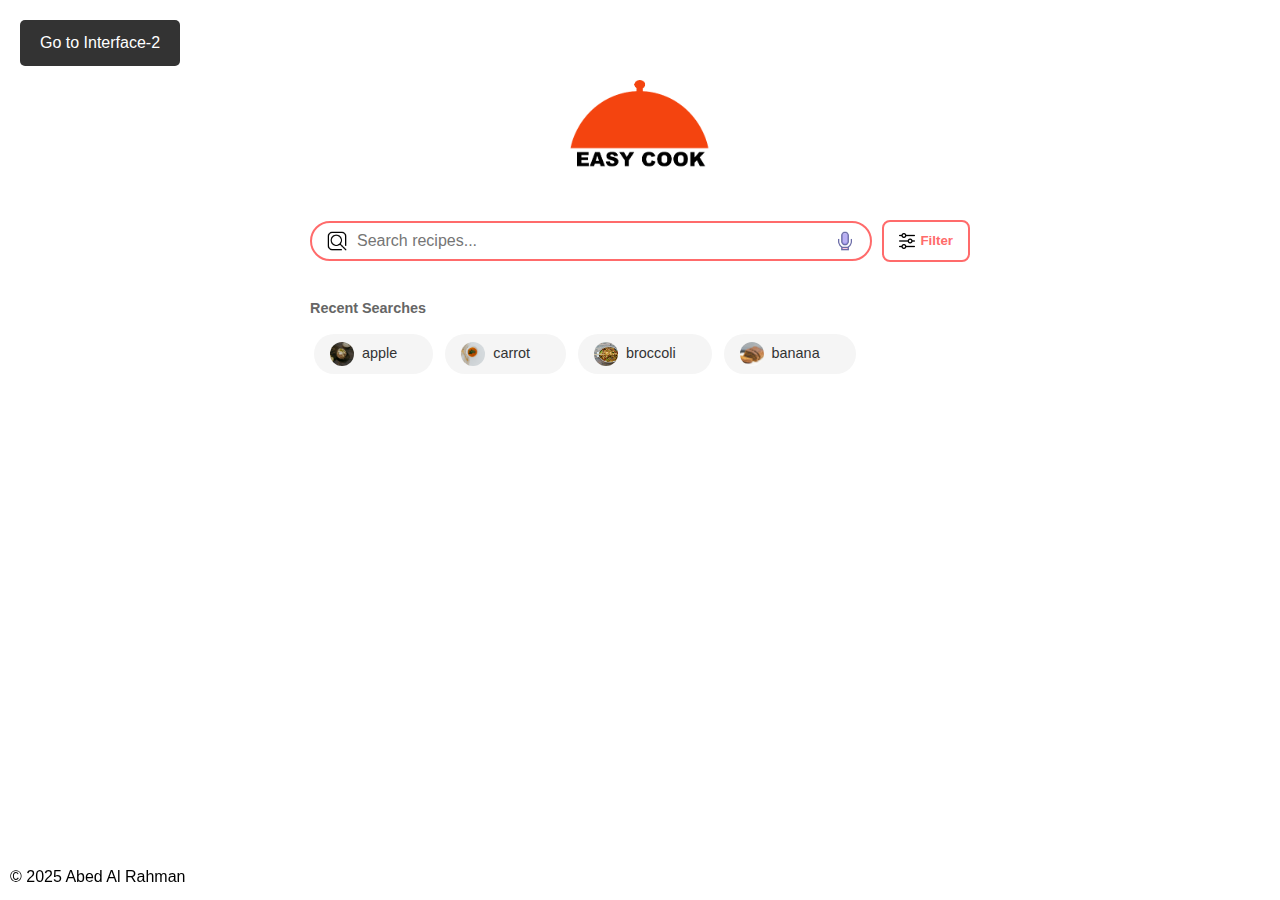
<file: index.html>
<!DOCTYPE html>
<html lang="en">
<head>
    <meta charset="UTF-8">
    <meta name="viewport" content="width=device-width, initial-scale=1.0">
    <title>Easy Cook - Video Edition</title>
    <link rel="stylesheet" href="./style.css">
    <style>
        .back-button {
            position: fixed;
            top: 20px;
            left: 20px;
            padding: 10px 20px;
            background-color: #333;
            color: white;
            text-decoration: none;
            border-radius: 5px;
            z-index: 1000;
            border: none;
            cursor: pointer;
            font-family: Arial, sans-serif;
        }

        .back-button:hover {
            background-color: #555;
        }

        /* Ensure the button stays visible on mobile */
        @media screen and (max-width: 768px) {
            .back-button {
                top: 10px;
                left: 10px;
                padding: 8px 16px;
                font-size: 14px;
            }
        }
    </style>
</head>
<body>
    <a href="./Interface-2/Interface-2.html" class="back-button">Go to Interface-2</a>
    <div class="header">
        <div class="logo-container">
            <img src="easycook_icon.png" alt="Easy Cook Logo" class="logo">
        </div>
        
        <div class="search-section">
            <div class="search-container">
                <div class="search-wrapper">
                    <div class="search-bar">
                        <img src="search_icon.png" alt="Search" class="search-icon">
                        <input type="text" placeholder="Search recipes..." id="searchInput">
                        <img src="mic_icon.png" alt="Voice Search" class="mic-icon" title="Click to search by voice">
                    </div>
                    <button class="filter-button" id="filterBtn">
                        <img src="filter_icon.png" alt="Filter" class="filter-icon">
                        Filter
                    </button>
                </div>

                <div class="filter-panel" id="filterPanel">
                    <div class="filter-section">
                        <h3>CLASSIFICATION</h3>
                        <div class="filter-options">
                            <div class="filter-option">
                                <input type="checkbox" id="breakfast">
                                <label for="breakfast">Breakfast</label>
                            </div>
                            <div class="filter-option">
                                <input type="checkbox" id="soups">
                                <label for="soups">Soups</label>
                            </div>
                            <div class="filter-option">
                                <input type="checkbox" id="mains">
                                <label for="mains">Mains</label>
                            </div>
                        </div>
                    </div>

                    <div class="filter-section">
                        <h3>DIFFICULTY</h3>
                        <div class="difficulty-options">
                            <button class="difficulty-btn" data-difficulty="easy">Easy</button>
                            <button class="difficulty-btn" data-difficulty="medium">Medium</button>
                            <button class="difficulty-btn" data-difficulty="advanced">Advanced</button>
                        </div>
                    </div>

                    <div class="filter-section">
                        <h3>TOTAL TIME (minutes)</h3>
                        <div class="time-options">
                            <button class="time-btn" data-time="<15">&lt; 15</button>
                            <button class="time-btn" data-time="15-30">15-30</button>
                            <button class="time-btn" data-time=">30">&gt; 30</button>
                        </div>
                    </div>
                </div>
            </div>
            <div class="search-history-container">
                <h3>Recent Searches</h3>
                <div class="search-history-list" id="searchHistoryList"></div>
            </div>
        </div>
    </div>

    <main class="main-content initially-hidden">
        <section class="recipe-section" id="recipeSection">
            <div class="recipe-scroll-container">
                <div class="recipe-container" id="recipeContainer">
                    <div class="recipe-card" data-category="breakfast">
                        <div class="recipe-image">
                            <img src="apple_pancakes.jpg" alt="Apple Cinnamon Pancakes">
                        </div>
                        <div class="recipe-info">
                            <h3 class="recipe-title">Apple Cinnamon Pancakes</h3>
                            <div class="recipe-meta">
                                <div class="stars">★★☆☆☆</div>
                                <div class="time">20mins</div>
                            </div>
                            <span class="play-button"></span>
                        </div>
                    </div>

                    <div class="recipe-card" data-category="breakfast">
                        <div class="recipe-image">
                            <img src="banana_bread.jpg" alt="Banana Bread">
                        </div>
                        <div class="recipe-info">
                            <h3 class="recipe-title">Banana Bread</h3>
                            <div class="recipe-meta">
                                <div class="stars">★★☆☆☆</div>
                                <div class="time">60mins</div>
                            </div>
                            <span class="play-button"></span>
                        </div>
                    </div>

                    <div class="recipe-card" data-category="soups">
                        <div class="recipe-image">
                            <img src="carrot_soup.jpg" alt="Carrot Ginger Soup">
                        </div>
                        <div class="recipe-info">
                            <h3 class="recipe-title">Carrot Ginger Soup</h3>
                            <div class="recipe-meta">
                                <div class="stars">★★★☆☆</div>
                                <div class="time">40mins</div>
                            </div>
                            <span class="play-button"></span>
                        </div>
                    </div>

                    <div class="recipe-card" data-category="mains">
                        <div class="recipe-image">
                            <img src="broccoli_stirfry.jpg" alt="Broccoli Stir Fry">
                        </div>
                        <div class="recipe-info">
                            <h3 class="recipe-title">Broccoli Stir Fry</h3>
                            <div class="recipe-meta">
                                <div class="stars">★★☆☆☆</div>
                                <div class="time">25mins</div>
                            </div>
                            <span class="play-button"></span>
                        </div>
                    </div>
                </div>
            </div>
        </section>

        <div class="divider"></div>

        <section class="video-section" id="videoSection">
            <div class="video-container" id="videoContainer">
                <div class="video-card" data-category="education">
                    <div class="video-thumbnail">
                        <img src="video_cooking_basics.jpg" alt="Cooking Basics">
                        <div class="video-duration">3:40</div>
                    </div>
                    <h3 class="video-title">Mastering Basic Cooking Techniques</h3>
                </div>

                <div class="video-card" data-category="education">
                    <div class="video-thumbnail">
                        <img src="video_seasonal_cooking.jpg" alt="Seasonal Cooking">
                        <div class="video-duration">16:50</div>
                    </div>
                    <h3 class="video-title">Seasonal Ingredients: Cooking with Local Produce</h3>
                </div>

                <div class="video-card" data-category="tips">
                    <div class="video-thumbnail">
                        <img src="video_kitchen_tips.jpg" alt="Kitchen Tips">
                        <div class="video-duration">5:39</div>
                    </div>
                    <h3 class="video-title">Kitchen Tips: From Amateur to Pro Chef</h3>
                </div>
            </div>
        </section>
    </main>

    <div class="modal-overlay" id="overlay"></div>
    <div id="recipe-modal"></div>
    <div id="voice-feedback" class="voice-feedback">Listening...</div>

    <script src="./script.js"></script>
    <p class="footer"> &copy 2025 Abed Al Rahman</p>  
</body>
</html>
</file>
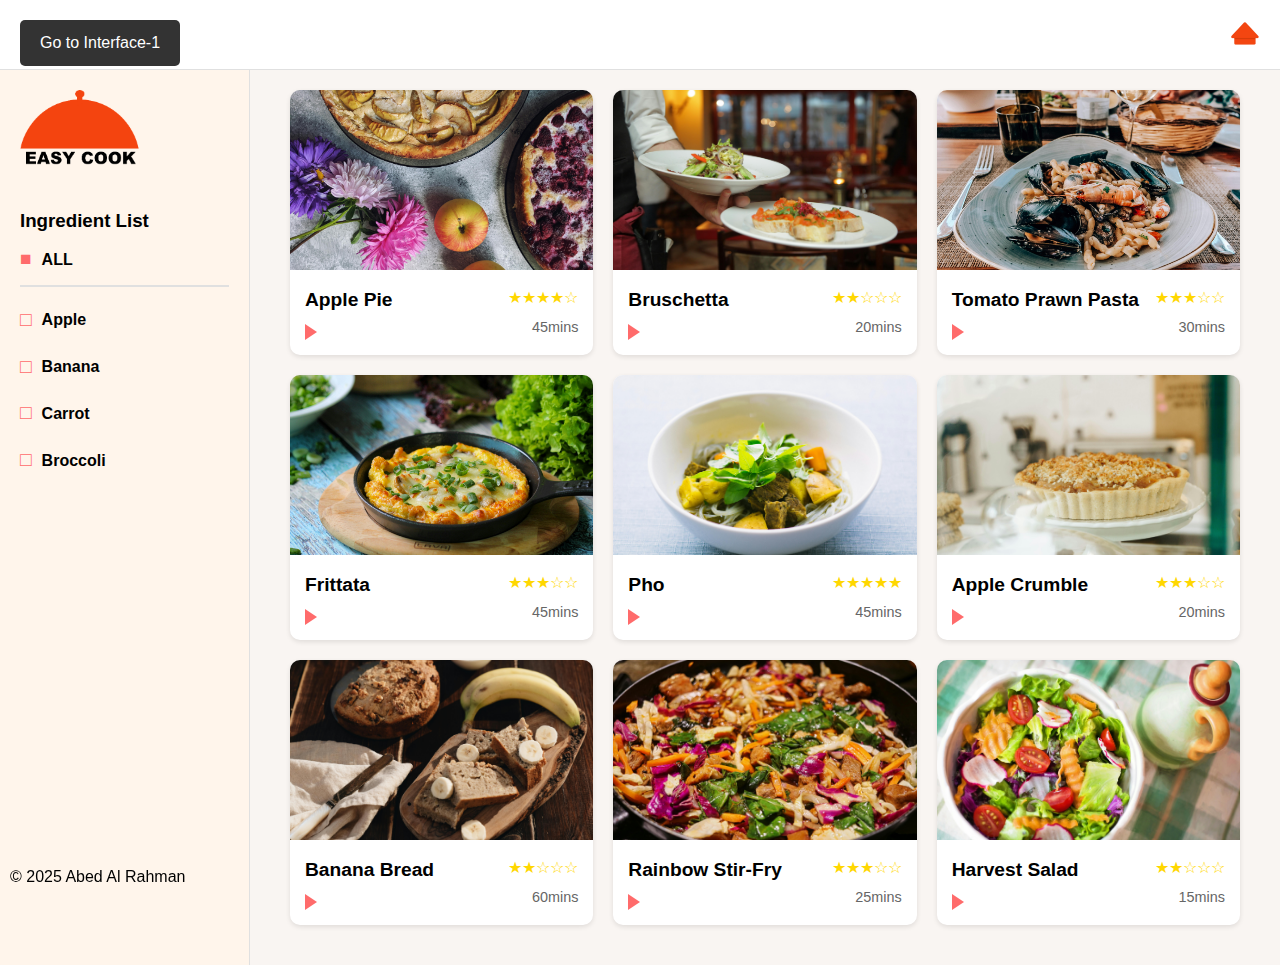
<file: Interface-2/Interface-2.html>
<!DOCTYPE html>
<html lang="en">
<head>
    <meta charset="UTF-8">
    <meta name="viewport" content="width=device-width, initial-scale=1.0">
    <title>Easy Cook</title>
    <style>
        * {
            box-sizing: border-box;
            margin: 0;
            padding: 0;
        }

        body {
            font-family: Arial, sans-serif;
            line-height: 1.6;
            background-color: #f9f5f2;
        }

        /* Header and home button styles */
        .header {
            position: sticky;
            top: 0;
            right: 0;
            height: 70px;
            width: 100%;
            background-color: #fff;
            border-bottom: 1px solid #e0e0e0;
            z-index: 100;
            display: flex;
            justify-content: flex-end;
            align-items: center;
            padding-right: 20px;
        }

        .home-button {
            width: 30px;
            height: 30px;
        }

        .home-button img {
            width: 100%;
            height: 100%;
            object-fit: contain;
        }

        .container {
            display: flex;
            min-height: calc(100vh - 70px);
            margin-top: 0;
        }

        .sidebar {
            width: 250px;
            background-color: #fff5eb;
            padding: 20px;
            border-right: 1px solid #e0e0e0;
        }

        .logo {
            margin-bottom: 30px;
        }

        .logo img {
            width: 120px;
            height: auto;
        }

        .ingredient-list {
            list-style: none;
        }

        .ingredient-list li {
            padding: 8px 0;
            cursor: pointer;
            display: flex;
            align-items: center;
            font-weight: bold;
            color: #000;
        }

        .ingredient-list li.divider {
            border-bottom: 2px solid #e0e0e0;
            margin-bottom: 10px;
            padding-bottom: 10px;
        }

        .ingredient-list li:before {
            content: "□";
            margin-right: 10px;
            color: #ff6b6b;
            font-size: 1.2em;
        }

        .ingredient-list li.active:before {
            content: "■";
            color: #ff6b6b;
        }

        .main-content {
            flex: 1;
            padding: 20px;
            padding-top: 0;
        }

        .recipe-grid {
            display: grid;
            grid-template-columns: repeat(auto-fill, minmax(280px, 1fr));
            gap: 20px;
            padding: 20px;
        }

        .recipe-card {
            background: white;
            border-radius: 10px;
            overflow: hidden;
            box-shadow: 0 2px 5px rgba(0,0,0,0.1);
            transition: box-shadow 0.2s ease;
        }

        .recipe-card:hover {
            box-shadow: 0 4px 10px rgba(0,0,0,0.2);
        }

        .recipe-image {
            width: 100%;
            height: 180px;
            overflow: hidden;
        }

        .recipe-image img {
            width: 100%;
            height: 100%;
            object-fit: cover;
        }

        .recipe-info {
            padding: 15px;
            position: relative;
            min-height: 85px;
        }

        .recipe-title {
            font-size: 1.2em;
            margin-bottom: 10px;
            padding-right: 80px;
        }

        .recipe-meta {
            position: absolute;
            right: 15px;
            top: 15px;
            display: flex;
            flex-direction: column;
            align-items: flex-end;
        }

        .stars {
            color: #ffd700;
            margin-bottom: 5px;
        }

        .time {
            color: #666;
            font-size: 0.9em;
        }

        .play-button {
            position: absolute;
            left: 15px;
            bottom: 15px;
            display: inline-block;
            width: 0;
            height: 0;
            border-top: 8px solid transparent;
            border-bottom: 8px solid transparent;
            border-left: 12px solid #ff6b6b;
            cursor: pointer;
        }

        #recipe-modal {
            display: none;
            position: fixed;
            top: 50%;
            left: 50%;
            transform: translate(-50%, -50%);
            background: white;
            padding: 30px;
            border-radius: 10px;
            max-width: 90%;
            width: 600px;
            max-height: 90vh;
            overflow-y: auto;
            box-shadow: 0 4px 6px rgba(0,0,0,0.1);
            z-index: 1000;
        }

        .modal-overlay {
            display: none;
            position: fixed;
            top: 0;
            left: 0;
            width: 100%;
            height: 100%;
            background: rgba(0,0,0,0.5);
            z-index: 999;
        }

        .recipe-details {
            margin-top: 20px;
        }

        .recipe-difficulty {
            margin-bottom: 20px;
        }

        .recipe-steps ol {
            padding-left: 20px;
        }

        .recipe-steps li {
            margin-bottom: 10px;
        }

        #recipe-modal button {
            margin-top: 20px;
            padding: 10px 20px;
            background-color: #ff6b6b;
            color: white;
            border: none;
            border-radius: 5px;
            cursor: pointer;
        }

        #recipe-modal button:hover {
            background-color: #ff5252;
        }

        @media (max-width: 768px) {
            .container {
                flex-direction: column;
            }
            .sidebar {
                width: 100%;
                border-right: none;
                border-bottom: 1px solid #e0e0e0;
            }
        }

        .footer {
            position: fixed;
            bottom: 0;
            left: 0;
            margin: 0;
            padding: 10px;
        }

        .back-button {
            position: fixed;
            top: 20px;
            left: 20px;
            padding: 10px 20px;
            background-color: #333;
            color: white;
            text-decoration: none;
            border-radius: 5px;
            z-index: 1000;
            border: none;
            cursor: pointer;
            font-family: Arial, sans-serif;
        }

        .back-button:hover {
            background-color: #555;
        }

        /* Ensure the button stays visible on mobile */
        @media screen and (max-width: 768px) {
            .back-button {
                top: 10px;
                left: 10px;
                padding: 8px 16px;
                font-size: 14px;
            }
        }
    </style>
</head>
<body>
    <!-- Header with home button -->
    <div class="header">
        <a href="#" class="home-button">
            <img src="home_icon.png" alt="Home">
        </a>
    </div>

    <a href="../index.html" class="back-button">Go to Interface-1</a>

    <div class="container">
        <div class="sidebar">
            <div class="logo">
                <img src="easycook_icon.png" alt="Easy Cook Logo" width="120">
            </div>
            <h3>Ingredient List</h3>
            <ul class="ingredient-list">
                <li class="divider active">ALL</li>
                <li>Apple</li>
                <li>Banana</li>
                <li>Carrot</li>
                <li>Broccoli</li>
            </ul>
        </div>

        <div class="main-content">
            <div class="recipe-grid">
                <!-- Original recipe cards -->
                <div class="recipe-card">
                    <div class="recipe-image">
                        <img src="apple_pie.jpg" alt="Apple Pie">
                    </div>
                    <div class="recipe-info">
                        <h3 class="recipe-title">Apple Pie</h3>
                        <div class="recipe-meta">
                            <div class="stars">★★★★☆</div>
                            <div class="time">45mins</div>
                        </div>
                        <span class="play-button"></span>
                    </div>
                </div>

                <div class="recipe-card">
                    <div class="recipe-image">
                        <img src="bruschetta.jpg" alt="Bruschetta">
                    </div>
                    <div class="recipe-info">
                        <h3 class="recipe-title">Bruschetta</h3>
                        <div class="recipe-meta">
                            <div class="stars">★★☆☆☆</div>
                            <div class="time">20mins</div>
                        </div>
                        <span class="play-button"></span>
                    </div>
                </div>

                <div class="recipe-card">
                    <div class="recipe-image">
                        <img src="tomato_prawn_pasta.jpg" alt="Tomato Prawn Pasta">
                    </div>
                    <div class="recipe-info">
                        <h3 class="recipe-title">Tomato Prawn Pasta</h3>
                        <div class="recipe-meta">
                            <div class="stars">★★★☆☆</div>
                            <div class="time">30mins</div>
                        </div>
                        <span class="play-button"></span>
                    </div>
                </div>

                <div class="recipe-card">
                    <div class="recipe-image">
                        <img src="frittata.jpg" alt="Frittata">
                    </div>
                    <div class="recipe-info">
                        <h3 class="recipe-title">Frittata</h3>
                        <div class="recipe-meta">
                            <div class="stars">★★★☆☆</div>
                            <div class="time">45mins</div>
                        </div>
                        <span class="play-button"></span>
                    </div>
                </div>

                <div class="recipe-card">
                    <div class="recipe-image">
                        <img src="pho.jpg" alt="Pho">
                    </div>
                    <div class="recipe-info">
                        <h3 class="recipe-title">Pho</h3>
                        <div class="recipe-meta">
                            <div class="stars">★★★★★</div>
                            <div class="time">45mins</div>
                        </div>
                        <span class="play-button"></span>
                    </div>
                </div>

                <div class="recipe-card">
                    <div class="recipe-image">
                        <img src="apple_crumble.jpg" alt="Apple Crumble">
                    </div>
                    <div class="recipe-info">
                        <h3 class="recipe-title">Apple Crumble</h3>
                        <div class="recipe-meta">
                            <div class="stars">★★★☆☆</div>
                            <div class="time">20mins</div>
                        </div>
                        <span class="play-button"></span>
                    </div>
                </div>

                <!-- New recipe cards -->
                <div class="recipe-card">
                    <div class="recipe-image">
                        <img src="recipe_banana_bread.jpg" alt="Banana Bread">
                    </div>
                    <div class="recipe-info">
                        <h3 class="recipe-title">Banana Bread</h3>
                        <div class="recipe-meta">
                            <div class="stars">★★☆☆☆</div>
                            <div class="time">60mins</div>
                        </div>
                        <span class="play-button"></span>
                    </div>
                </div>

                <div class="recipe-card">
                    <div class="recipe-image">
                        <img src="recipe_stir_fry.jpg" alt="Rainbow Stir-Fry">
                    </div>
                    <div class="recipe-info">
                        <h3 class="recipe-title">Rainbow Stir-Fry</h3>
                        <div class="recipe-meta">
                            <div class="stars">★★★☆☆</div>
                            <div class="time">25mins</div>
                        </div>
                        <span class="play-button"></span>
                    </div>
                </div>

                <div class="recipe-card">
                    <div class="recipe-image">
                        <img src="recipe_harvest_salad.jpg" alt="Harvest Salad">
                    </div>
                    <div class="recipe-info">
                        <h3 class="recipe-title">Harvest Salad</h3>
                        <div class="recipe-meta">
                            <div class="stars">★★☆☆☆</div>
                            <div class="time">15mins</div>
                        </div>
                        <span class="play-button"></span>
                    </div>
                </div>
            </div>
        </div>
    </div>

    <div class="modal-overlay" id="overlay"></div>
    <div id="recipe-modal"></div>

    <script>
        // Recipe details database with original and new recipes
        const recipeDetails = {
            "Apple Pie": {
                ingredients: ["apple"],
                difficulty: 4,
                steps: [
                    "Preheat oven to 375°F (190°C)",
                    "Peel and slice 6 fresh apples into thin wedges",
                    "Mix apple slices with 1/2 cup sugar, 1 tsp cinnamon, and 1/4 tsp nutmeg",
                    "Prepare pie crust and line a 9-inch pie dish",
                    "Pour apple mixture into the crust",
                    "Cover with top crust, seal edges, and cut several slits for venting",
                    "Brush with beaten egg and sprinkle with sugar",
                    "Bake for 45 minutes until crust is golden and filling is bubbling"
                ]
            },
            "Bruschetta": {
                ingredients: ["broccoli"],
                difficulty: 2,
                steps: [
                    "Slice a French baguette into 1-inch thick pieces",
                    "Toast bread slices until golden brown",
                    "Steam broccoli florets until tender-crisp",
                    "Chop broccoli finely and mix with garlic and olive oil",
                    "Top each bread slice with the broccoli mixture",
                    "Drizzle with extra virgin olive oil",
                    "Season with salt and pepper to taste"
                ]
            },
            "Tomato Prawn Pasta": {
                ingredients: ["carrot", "broccoli"],
                difficulty: 3,
                steps: [
                    "Cook pasta in salted water according to package instructions",
                    "Julienne carrots and cut broccoli into small florets",
                    "Heat olive oil in a large pan and add minced garlic",
                    "Add carrots and broccoli, sauté until tender-crisp",
                    "Add prawns and cook until pink",
                    "Pour in tomato sauce and add Italian seasonings",
                    "Combine with pasta and serve hot"
                ]
            },
            "Frittata": {
                ingredients: ["carrot", "broccoli"],
                difficulty: 3,
                steps: [
                    "Whisk 6 eggs with salt, pepper, and herbs",
                    "Dice carrots and chop broccoli into small pieces",
                    "Sauté carrots and broccoli until tender",
                    "Pour beaten eggs over the vegetables",
                    "Cook on medium heat until edges start to set",
                    "Transfer to preheated broiler",
                    "Broil for 3-5 minutes until top is golden and set"
                ]
            },
            "Pho": {
                ingredients: ["carrot", "broccoli"],
                difficulty: 5,
                steps: [
                    "Prepare rich beef broth with spices (star anise, cinnamon, cloves)",
                    "Slice carrots thinly and cut broccoli into small florets",
                    "Cook rice noodles according to package instructions",
                    "Prepare garnishes (fresh herbs, bean sprouts, lime wedges)",
                    "Blanch carrots and broccoli briefly",
                    "Assemble bowls with noodles and vegetables",
                    "Pour hot broth over and serve with condiments"
                ]
            },
            "Apple Crumble": {
                ingredients: ["apple", "banana"],
                difficulty: 3,
                steps: [
                    "Preheat oven to 350°F (175°C)",
                    "Peel and slice 3 apples and 2 bananas",
                    "Mix fruits with sugar, cinnamon, and lemon juice",
                    "Prepare crumble topping: mix flour, butter, and brown sugar",
                    "Place fruit mixture in a baking dish",
                    "Top evenly with crumble mixture",
                    "Bake for 20-25 minutes until golden brown"
                ]
            },
            "Banana Bread": {
                ingredients: ["banana"],
                difficulty: 2,
                steps: [
                    "Preheat oven to 350°F (175°C)",
                    "Mash 3 ripe bananas in a large bowl",
                    "Mix in melted butter, eggs, and vanilla",
                    "Combine flour, sugar, baking soda, and salt",
                    "Fold dry ingredients into banana mixture",
                    "Pour into greased loaf pan",
                    "Bake for 60 minutes until golden brown",
                    "Cool before slicing"
                ]
            },
            "Rainbow Stir-Fry": {
                ingredients: ["carrot", "broccoli"],
                difficulty: 3,
                steps: [
                    "Slice carrots into thin strips",
                    "Cut broccoli into small florets",
                    "Heat wok or large pan with oil",
                    "Add minced garlic and ginger",
                    "Stir-fry carrots for 2 minutes",
                    "Add broccoli and cook for 3 minutes",
                    "Add sauce mixture and toss to combine",
                    "Serve hot over rice"
                ]
            },
            "Harvest Salad": {
                ingredients: ["apple", "broccoli"],
                difficulty: 2,
                steps: [
                    "Blanch broccoli florets until tender-crisp",
                    "Dice apple into small cubes",
                    "Toast pecans and pumpkin seeds",
                    "Make vinaigrette with olive oil and apple cider vinegar",
                    "Combine broccoli and apple in a bowl",
                    "Add toasted nuts and seeds",
                    "Drizzle with vinaigrette",
                    "Toss gently and serve"
                ]
            }
        };

        let selectedIngredients = new Set();

        document.querySelectorAll('.ingredient-list li').forEach(item => {
            item.addEventListener('click', function() {
                const ingredient = this.textContent.toLowerCase();
                
                if (ingredient === 'all') {
                    selectedIngredients.clear();
                    document.querySelectorAll('.ingredient-list li').forEach(li => li.classList.remove('active'));
                    this.classList.add('active');
                    showAllRecipes();
                } else {
                    document.querySelector('.ingredient-list li.divider').classList.remove('active');
                    
                    if (this.classList.contains('active')) {
                        this.classList.remove('active');
                        selectedIngredients.delete(ingredient);
                    } else {
                        this.classList.add('active');
                        selectedIngredients.add(ingredient);
                    }
                    
                    if (selectedIngredients.size === 0) {
                        document.querySelector('.ingredient-list li.divider').classList.add('active');
                    }
                }
                filterRecipes();
            });
        });

        function filterRecipes() {
            const recipeCards = document.querySelectorAll('.recipe-card');
            
            recipeCards.forEach(card => {
                const recipeName = card.querySelector('.recipe-title').textContent;
                const recipeIngredients = recipeDetails[recipeName].ingredients;
                
                if (selectedIngredients.size === 0 || 
                    [...selectedIngredients].every(ing => recipeIngredients.includes(ing))) {
                    card.style.display = 'block';
                } else {
                    card.style.display = 'none';
                }
            });
        }

        function showAllRecipes() {
            document.querySelectorAll('.recipe-card').forEach(card => {
                card.style.display = 'block';
            });
        }

        document.querySelectorAll('.play-button').forEach(button => {
            button.addEventListener('click', function(e) {
                e.stopPropagation(); 
                const recipeName = this.closest('.recipe-card').querySelector('.recipe-title').textContent;
                const recipe = recipeDetails[recipeName];
                const modal = document.getElementById('recipe-modal');
                const overlay = document.getElementById('overlay');
                
                modal.innerHTML = `
                    <h2>${recipeName}</h2>
                    <div class="recipe-details">
                        <div class="recipe-difficulty">
                            <h3>Difficulty Level:</h3>
                            <div class="stars">${'★'.repeat(recipe.difficulty)}${'☆'.repeat(5-recipe.difficulty)}</div>
                        </div>
                        <div class="recipe-steps">
                            <h3>Steps:</h3>
                            <ol>
                                ${recipe.steps.map(step => `<li>${step}</li>`).join('')}
                            </ol>
                        </div>
                        ${recipe.ingredients.length > 0 ? 
                            `<div class="recipe-ingredients">
                                <h3>Main Ingredients:</h3>
                                <ul>
                                    ${recipe.ingredients.map(ing => `<li>${ing}</li>`).join('')}
                                </ul>
                            </div>` : ''
                        }
                    </div>
                    <button onclick="closeModal()">Close</button>
                `;
                
                modal.style.display = 'block';
                overlay.style.display = 'block';
            });
        });

        function closeModal() {
            document.getElementById('recipe-modal').style.display = 'none';
            document.getElementById('overlay').style.display = 'none';
        }

        document.getElementById('overlay').addEventListener('click', closeModal);



    </script>
    <p class="footer"> &copy 2025 Abed Al Rahman</p>  
</body>
</html>
</file>
<file: style.css>
* {
    box-sizing: border-box;
    margin: 0;
    padding: 0;
}

body {
    font-family: Arial, sans-serif;
    line-height: 1.6;
    background-color: #fff;
}

.header {
    position: relative;
    width: 100%;
    background-color: #fff;
    z-index: 100;
    display: flex;
    flex-direction: column;
    align-items: center;
}

.footer {
    position: fixed;
    bottom: 0;
    left: 0;
    margin: 0;
    padding: 10px;
}

.logo-container {
    text-align: center;
    margin: 80px 0 20px;
    transition: margin 0.3s ease;
}

.logo {
    height: 92px;
    width: auto;
    transition: all 0.3s ease;
}

.logo.logo-large {
    height: 92px;
    margin-bottom: 20px;
}

.search-section {
    padding: 0 20px 15px;
    width: 100%;
    max-width: 700px;
    transition: all 0.3s ease;
}

.search-section.centered-search {
    display: flex;
    flex-direction: column;
    align-items: center;
    justify-content: center;
    padding-bottom: 100px;
}

.search-container {
    position: relative;
    width: 100%;
}

.search-wrapper {
    display: flex;
    gap: 10px;
    align-items: center;
    margin-bottom: 15px;
}

.search-bar {
    display: flex;
    align-items: center;
    border: 2px solid #ff6b6b;
    border-radius: 25px;
    padding: 8px 15px;
    gap: 10px;
    background: white;
    flex: 1;
}

.search-bar input {
    flex: 1;
    border: none;
    outline: none;
    font-size: 16px;
    background: transparent;
}

.search-icon, .mic-icon {
    width: 20px;
    height: 20px;
    cursor: pointer;
    transition: all 0.3s ease;
}

.search-icon:hover, .mic-icon:hover {
    transform: scale(1.1);
}

.mic-icon.listening {
    animation: pulseRed 1.5s infinite;
    filter: brightness(0) saturate(100%) invert(36%) sepia(51%) 
            saturate(2240%) hue-rotate(328deg) brightness(101%) contrast(97%);
}

.filter-button {
    display: flex;
    align-items: center;
    gap: 5px;
    background-color: #fff;
    border: 2px solid #ff6b6b;
    border-radius: 8px;
    padding: 8px 15px;
    cursor: pointer;
    color: #ff6b6b;
    font-weight: bold;
    white-space: nowrap;
    height: 42px;
}

.filter-button:hover {
    background-color: #fff5f5;
}

.filter-icon {
    width: 16px;
    height: 16px;
}

.search-history-container {
    margin: 20px 0;
    width: 100%;
}

.search-history-container h3 {
    color: #666;
    font-size: 0.9em;
    margin-bottom: 10px;
}

.search-history-list {
    display: flex;
    flex-direction: row;
    gap: 12px;
    overflow-x: auto;
    padding: 4px;
    -ms-overflow-style: none;
    scrollbar-width: none;
}

.search-history-list::-webkit-scrollbar {
    display: none;
}

.search-history-item {
    display: flex;
    align-items: center;
    gap: 8px;
    padding: 8px 16px;
    background: #f5f5f5;
    border-radius: 20px;
    cursor: pointer;
    transition: all 0.2s ease;
    flex-shrink: 0;
    position: relative;
    padding-right: 36px;
}

.search-history-item:hover {
    background: #e5e5e5;
}

.history-image {
    width: 24px;
    height: 24px;
    border-radius: 12px;
    object-fit: cover;
}

.history-text {
    color: #333;
    font-size: 0.9em;
}

.remove-history {
    display: none;
    background: none;
    border: none;
    color: #666;
    font-size: 18px;
    padding: 4px 8px;
    cursor: pointer;
    border-radius: 50%;
    transition: all 0.2s ease;
    position: absolute;
    right: 4px;
    top: 50%;
    transform: translateY(-50%);
}

.search-history-item:hover .remove-history {
    display: block;
}

.remove-history:hover {
    background-color: rgba(0, 0, 0, 0.1);
    color: #333;
}

.filter-panel {
    position: absolute;
    top: calc(100% - 5px);
    right: 0;
    background: white;
    border-radius: 10px;
    box-shadow: 0 2px 10px rgba(0,0,0,0.1);
    width: 280px;
    padding: 20px;
    z-index: 1000;
    display: none;
}

.filter-panel.active {
    display: block;
}

.filter-section {
    margin-bottom: 20px;
}

.filter-section:last-child {
    margin-bottom: 0;
}

.filter-section h3 {
    color: #333;
    margin-bottom: 10px;
    font-size: 0.9em;
    border-bottom: 1px solid #eee;
    padding-bottom: 5px;
}

.filter-options {
    display: flex;
    flex-direction: column;
    gap: 8px;
}

.filter-option {
    display: flex;
    align-items: center;
    gap: 8px;
}

.filter-option input[type="checkbox"] {
    width: 18px;
    height: 18px;
    accent-color: #ff6b6b;
}

.filter-option label {
    font-size: 0.9em;
    color: #666;
}

.difficulty-options, .time-options {
    display: flex;
    gap: 8px;
    flex-wrap: wrap;
}

.difficulty-btn, .time-btn {
    padding: 5px 15px;
    border: 1px solid #ff6b6b;
    border-radius: 15px;
    background: white;
    color: #ff6b6b;
    cursor: pointer;
    font-size: 0.9em;
    transition: all 0.3s ease;
}

.difficulty-btn.active, .time-btn.active {
    background: #ff6b6b;
    color: white;
}

.main-content {
    max-width: 1200px;
    margin: 0 auto;
    padding: 20px;
}

.main-content.initially-hidden {
    display: none;
}

.main-content.show {
    display: block;
}

.recipe-section {
    margin-bottom: 30px;
}

.recipe-scroll-container {
    overflow-x: auto;
    -webkit-overflow-scrolling: touch;
    scrollbar-width: none;
    -ms-overflow-style: none;
}

.recipe-scroll-container::-webkit-scrollbar {
    display: none;
}

.recipe-container {
    display: flex;
    gap: 20px;
    padding: 10px 0;
}

.recipe-card {
    flex: 0 0 280px;
    background: white;
    border-radius: 15px;
    overflow: hidden;
    box-shadow: 0 2px 5px rgba(0,0,0,0.1);
    transition: transform 0.3s ease;
    display: none;
}

.recipe-card.visible {
    display: block;
}

.recipe-card:hover {
    transform: translateY(-5px);
}

.recipe-image {
    width: 100%;
    height: 180px;
    overflow: hidden;
}

.recipe-image img {
    width: 100%;
    height: 100%;
    object-fit: cover;
}

.recipe-info {
    padding: 15px;
    position: relative;
}

.recipe-title {
    font-size: 1.1em;
    margin-bottom: 10px;
    padding-right: 80px;
    color: #333;
}

.recipe-meta {
    position: absolute;
    right: 15px;
    top: 15px;
    display: flex;
    flex-direction: column;
    align-items: flex-end;
}

.stars {
    color: #ffd700;
    margin-bottom: 5px;
}

.time {
    color: #666;
    font-size: 0.9em;
}

.play-button {
    position: absolute;
    left: 15px;
    bottom: 15px;
    width: 0;
    height: 0;
    border-top: 8px solid transparent;
    border-bottom: 8px solid transparent;
    border-left: 12px solid #ff6b6b;
    cursor: pointer;
}

.divider {
    height: 1px;
    background-color: #e0e0e0;
    margin: 30px 0;
}

.video-container {
    display: grid;
    grid-template-columns: repeat(3, 1fr);
    gap: 20px;
}

.video-card {
    background: white;
    border-radius: 10px;
    overflow: hidden;
    transition: transform 0.3s ease;
}

.video-card:hover {
    transform: translateY(-5px);
}

.video-thumbnail {
    position: relative;
    width: 100%;
    padding-top: 56.25%;
}

.video-thumbnail img {
    position: absolute;
    top: 0;
    left: 0;
    width: 100%;
    height: 100%;
    object-fit: cover;
}

.video-duration {
    position: absolute;
    bottom: 10px;
    right: 10px;
    background-color: rgba(0, 0, 0, 0.7);
    color: white;
    padding: 2px 6px;
    border-radius: 4px;
    font-size: 0.9em;
}

.video-title {
    padding: 15px;
    font-size: 1em;
    color: #333;
}

.modal-overlay {
    display: none;
    position: fixed;
    top: 0;
    left: 0;
    width: 100%;
    height: 100%;
    background: rgba(0, 0, 0, 0.6);
    backdrop-filter: blur(3px);
    z-index: 999;
}

#recipe-modal {
    display: none;
    position: fixed;
    top: 50%;
    left: 50%;
    transform: translate(-50%, -50%);
    background: white;
    border-radius: 15px;
    max-width: 90%;
    width: 600px;
    max-height: 90vh;
    overflow-y: auto;
    box-shadow: 0 8px 20px rgba(0,0,0,0.2);
    z-index: 1000;
}

.modal-content {
    position: relative;
    padding: 25px;
}

.modal-header {
    margin-bottom: 20px;
}

.modal-header h2 {
    font-size: 1.5em;
    color: #333;
    margin-bottom: 10px;
}

.recipe-meta-info {
    display: flex;
    gap: 15px;
    color: #666;
    font-size: 0.9em;
}

.modal-image {
    width: 100%;
    height: 300px;
    margin-bottom: 20px;
    border-radius: 10px;
    overflow: hidden;
    box-shadow: 0 2px 8px rgba(0,0,0,0.1);
}

.modal-image img {
    width: 100%;
    height: 100%;
    object-fit: cover;
}

.modal-body {
    display: flex;
    flex-direction: column;
    gap: 20px;
}

.key-ingredient {
    background: #fff5f5;
    padding: 15px;
    border-radius: 8px;
    border-left: 4px solid #ff6b6b;
}

.key-ingredient h3 {
    color: #ff6b6b;
    margin-bottom: 8px;
    font-size: 1em;
}

.key-ingredient p {
    color: #333;
    font-size: 0.95em;
}

.ingredients-section h3,
.instructions-section h3 {
    margin-bottom: 12px;
    color: #333;
    font-size: 1.1em;
}

.ingredients-section ul {
    list-style: none;
    padding-left: 0;
}

.ingredients-section ul li {
    padding: 8px 0;
    border-bottom: 1px solid #eee;
    color: #444;
}

.instructions-section ol {
    padding-left: 20px;
}

.instructions-section ol li {
    margin-bottom: 12px;
    line-height: 1.6;
    color: #444;
}

.modal-close {
    position: absolute;
    top: 15px;
    right: 15px;
    background: none;
    border: none;
    font-size: 24px;
    cursor: pointer;
    color: #666;
    padding: 5px 10px;
    border-radius: 50%;
    transition: all 0.2s ease;
}

.modal-close:hover {
    background-color: #f5f5f5;
    color: #333;
}

.voice-feedback {
    position: fixed;
    top: 50%;
    left: 50%;
    transform: translate(-50%, -50%);
    background: rgba(0, 0, 0, 0.8);
    color: white;
    padding: 20px 30px;
    border-radius: 10px;
    font-size: 1.1em;
    z-index: 1000;
    display: none;
    text-align: center;
    min-width: 200px;
    box-shadow: 0 4px 6px rgba(0, 0, 0, 0.1);
}

.voice-feedback.error {
    background: rgba(255, 0, 0, 0.8);
}

.voice-feedback.active {
    display: block;
    animation: fadeIn 0.3s ease-out;
}

@keyframes fadeIn {
    from { opacity: 0; transform: translate(-50%, -40%); }
    to { opacity: 1; transform: translate(-50%, -50%); }
}

@keyframes pulseRed {
    0% { opacity: 1; transform: scale(1); }
    50% { opacity: 0.5; transform: scale(1.1); }
    100% { opacity: 1; transform: scale(1); }
}

@media (max-width: 1024px) {
    .video-container {
        grid-template-columns: repeat(2, 1fr);
    }
    
    .modal-image {
        height: 250px;
    }
}

@media (max-width: 768px) {
    .logo-container {
        margin: 40px 0 20px;
    }

    .logo, .logo.logo-large {
        height: 60px;
    }

    .search-wrapper {
        flex-direction: column;
    }

    .filter-button {
        width: 100%;
        justify-content: center;
    }

    .filter-panel {
        width: 100%;
    }

    .video-container {
        grid-template-columns: 1fr;
    }

    .recipe-card {
        flex: 0 0 260px;
    }

    .search-section.centered-search {
        padding-bottom: 50px;
    }

    .modal-image {
        height: 200px;
    }

    .modal-content {
        padding: 20px;
    }
}

@media (max-width: 480px) {
    .logo-container {
        margin: 20px 0;
    }

    .logo, .logo.logo-large {
        height: 50px;
    }

    .main-content {
        padding: 10px;
    }

    .recipe-card {
        flex: 0 0 240px;
    }

    .search-bar {
        padding: 6px 12px;
    }

    .search-icon, .mic-icon {
        width: 18px;
        height: 18px;
    }

    .search-history-list {
        gap: 8px;
    }

    .search-history-item {
        padding: 6px 12px;
    }

    .history-image {
        width: 20px;
        height: 20px;
    }

    .history-text {
        font-size: 0.85em;
    }

    .remove-history {
        font-size: 14px;
        padding: 2px 4px;
    }

    .voice-feedback {
        padding: 12px 16px;
        font-size: 0.9em;
    }

    .modal-image {
        height: 180px;
    }

    .modal-content {
        padding: 15px;
    }

    .modal-header h2 {
        font-size: 1.3em;
    }
}
</file>
